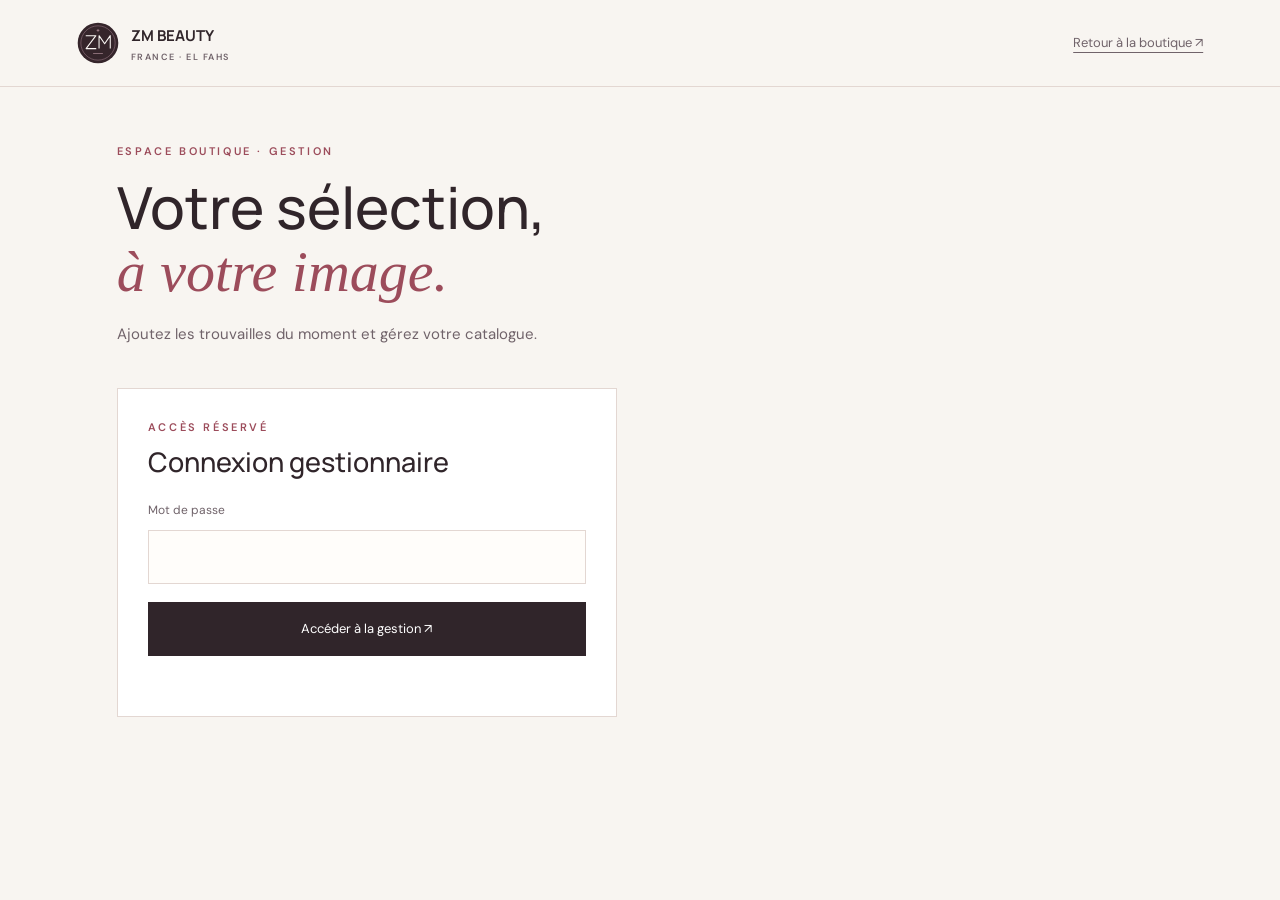
<file: admin.html>
<!DOCTYPE html>
<html lang="fr">
<head>
    <meta charset="UTF-8">
    <meta name="viewport" content="width=device-width, initial-scale=1.0">
    <meta name="robots" content="noindex, nofollow">
    <title>Gestion boutique · ZM BEAUTY FRANCE</title>
    <link rel="icon" href="logo.svg" type="image/svg+xml">
    <link rel="stylesheet" href="style.css">
</head>
<body class="admin-page">
    <header class="admin-topbar">
        <a href="INDEX.HTML" class="admin-brand"><img src="logo.svg" alt="" width="42" height="42"><span>ZM BEAUTY <small>FRANCE · EL FAHS</small></span></a>
        <a href="INDEX.HTML" class="admin-back">Retour à la boutique ↗</a>
    </header>

    <main class="admin-shell">
        <section class="admin-intro">
            <p class="eyebrow">ESPACE BOUTIQUE · GESTION</p>
            <h1>Votre sélection,<br><span>à votre image.</span></h1>
            <p>Ajoutez les trouvailles du moment et gérez votre catalogue.</p>
        </section>

        <section class="admin-login" id="adminLogin" aria-labelledby="login-title">
            <p class="eyebrow">ACCÈS RÉSERVÉ</p>
            <h2 id="login-title">Connexion gestionnaire</h2>
            <form id="loginForm">
                <label for="adminPassword">Mot de passe</label>
                <input id="adminPassword" type="password" autocomplete="current-password" required>
                <button class="shop-button" type="submit">Accéder à la gestion ↗</button>
                <p id="loginFeedback" role="status" aria-live="polite"></p>
            </form>
        </section>

        <section class="admin-dashboard" id="adminDashboard" hidden>
            <div class="admin-inventory-heading">
                <div>
                    <p class="eyebrow">INVENTAIRE</p>
                    <h2>Vos produits</h2>
                    <p id="inventoryCount" class="inventory-count"></p>
                </div>
                <button id="newProductButton" class="shop-button" type="button">+ Ajouter un produit</button>
            </div>

            <form id="productForm" class="product-form" hidden>
                <div class="product-form-heading">
                    <div>
                        <p class="eyebrow">NOUVELLE TROUVAILLE</p>
                        <h2 id="productFormTitle">Ajouter un produit</h2>
                    </div>
                    <button id="closeProductForm" class="icon-close" type="button" aria-label="Fermer le formulaire">×</button>
                </div>

                <div class="product-form-grid">
                    <label for="productName">Nom du produit
                        <input id="productName" type="text" maxlength="100" placeholder="Ex. Sac bandoulière" required>
                    </label>
                    <label for="productPrice">Prix de vente · DT
                        <input id="productPrice" type="number" min="0" step="0.01" placeholder="0,00" required>
                    </label>
                    <label for="productCategory">Catégorie
                        <select id="productCategory" required>
                            <option value="">Choisir une catégorie</option>
                            <option>Vêtements</option>
                            <option>Accessoires</option>
                            <option>Beauté & soins</option>
                            <option>Maison</option>
                            <option>Autre</option>
                        </select>
                    </label>
                    <label for="productStock">Quantité disponible · pièces
                        <input id="productStock" type="number" min="0" step="1" value="1" required>
                    </label>
                    <label for="productImageFile" class="product-image-field">Photo depuis votre appareil
                        <input id="productImageFile" type="file" accept="image/jpeg,image/png,image/webp">
                    </label>
                    <label for="productImageUrl" class="product-image-field">Ou lien de la photo
                        <input id="productImageUrl" type="url" placeholder="https://…">
                    </label>
                    <div class="product-preview-wrap">
                        <img id="productImagePreview" class="product-image-preview" alt="Aperçu du produit" hidden>
                        <p id="productImageHint">Choisissez une photo nette du produit.</p>
                    </div>
                    <label for="productDescription" class="product-description-field">Description
                        <textarea id="productDescription" rows="3" maxlength="500" placeholder="Détails utiles : matière, taille, couleur…" required></textarea>
                    </label>
                </div>

                <div class="product-form-actions">
                    <button class="shop-button" type="submit" id="saveProductButton">Publier le produit</button>
                    <button class="admin-secondary-button" type="button" id="cancelProductButton">Annuler</button>
                </div>
                <p id="productFeedback" role="status" aria-live="polite"></p>
            </form>

            <div id="adminProducts" class="admin-products"></div>
            <p id="adminNotice" class="admin-notice" role="status" aria-live="polite"></p>
        </section>
    </main>

    <script src="admin.js"></script>
</body>
</html>
</file>
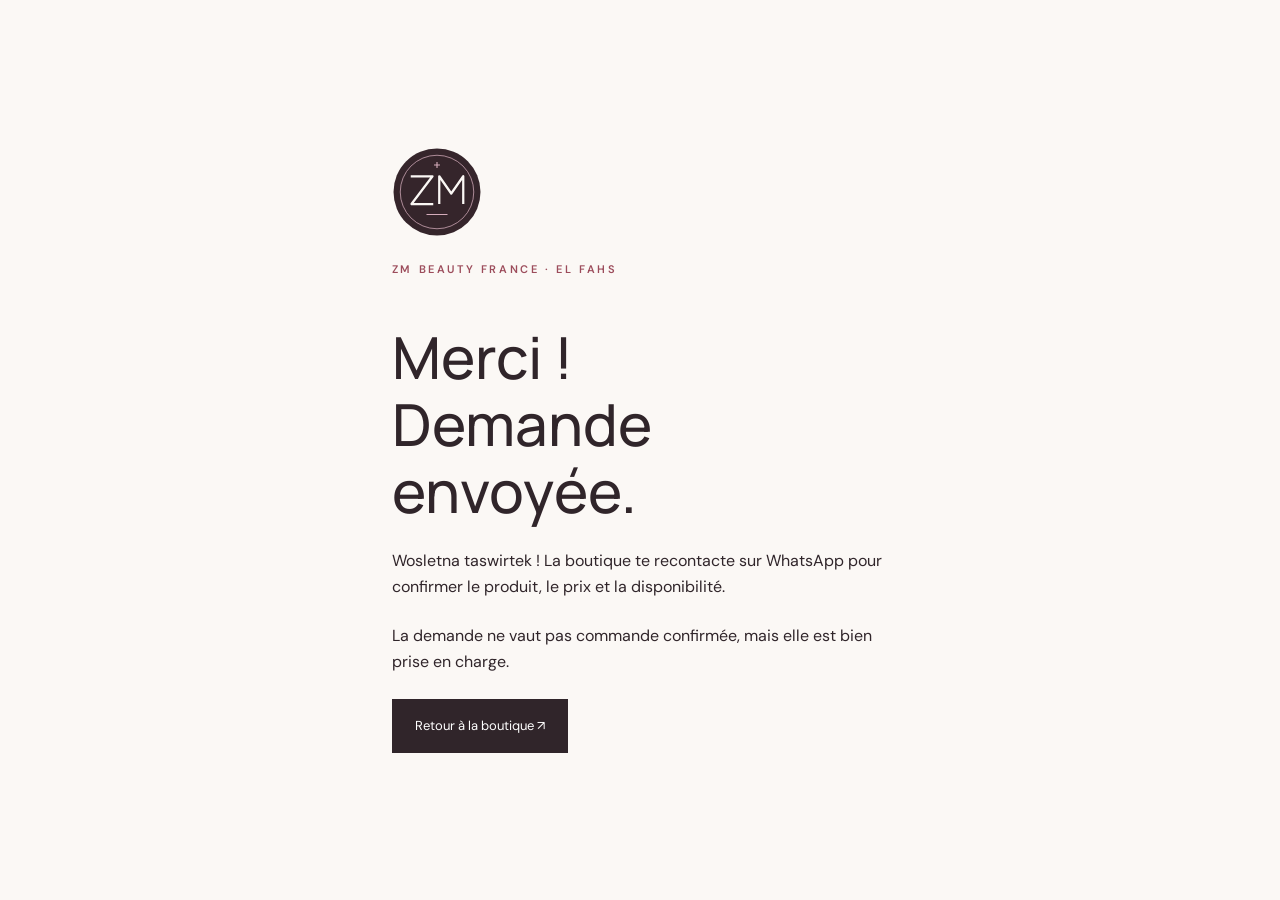
<file: merci.html>
<!DOCTYPE html>
<html lang="fr">
<head>
    <meta charset="UTF-8">
    <meta name="viewport" content="width=device-width, initial-scale=1.0">
    <title>Demande envoyée · ZM BEAUTY FRANCE</title>
    <link rel="icon" href="logo.svg" type="image/svg+xml">
    <link rel="stylesheet" href="style.css">
</head>
<body>
    <main class="thank-you">
        <img src="logo.svg" alt="ZM BEAUTY FRANCE" width="90" height="90">
        <p class="eyebrow">ZM BEAUTY FRANCE · EL FAHS</p>
        <h1>Merci !<br>Demande envoyée.</h1>
        <p>Wosletna taswirtek ! La boutique te recontacte sur WhatsApp pour confirmer le produit, le prix et la disponibilité.</p>
        <p>La demande ne vaut pas commande confirmée, mais elle est bien prise en charge.</p>
        <a class="shop-button" href="INDEX.HTML">Retour à la boutique ↗</a>
    </main>
</body>
</html>
</file>
<file: style.css>
@import url('https://fonts.googleapis.com/css2?family=DM+Sans:wght@400;500;600;700&family=Manrope:wght@400;500;600;700&display=swap');

:root {
    --paper: #fbf8f5;
    --ink: #35252b;
    --muted: #77636b;
    --accent: #92526b;
    --rose: #f0e1e4;
    --line: #e5d8d8;
}

* { box-sizing: border-box; margin: 0; padding: 0; }
html { scroll-behavior: smooth; scroll-padding-top: 25px; }
body { font-family: 'DM Sans', sans-serif; background: var(--paper); color: var(--ink); line-height: 1.6; }
button, input, select, textarea { font: inherit; }
button, a, input, select, textarea { -webkit-tap-highlight-color: transparent; }
button, select { cursor: pointer; }
a { color: inherit; text-underline-offset: 5px; }
button { color: inherit; }
img { display: block; max-width: 100%; }
h1, h2, h3, .logo { font-family: 'Manrope', sans-serif; font-weight: 500; }
h2 { font-size: clamp(28px, 3.4vw, 44px); letter-spacing: -1.8px; line-height: 1.2; }
:focus-visible { outline: 3px solid var(--accent); outline-offset: 5px; }
[hidden] { display: none !important; }
.sr-only { position: absolute; width: 1px; height: 1px; padding: 0; margin: -1px; overflow: hidden; clip-path: inset(50%); white-space: nowrap; }
.skip-link { position: fixed; left: 20px; top: -100px; z-index: 30; padding: 12px 20px; background: var(--ink); color: white; }
.skip-link:focus { top: 12px; }
.announcement { background: var(--ink); color: #f8eded; text-align: center; font-size: 12px; padding: 10px 16px; letter-spacing: 1.6px; }
.announcement span { margin: 0 12px; color: #cba5b4; }
.header { max-width: 1440px; margin: auto; padding: 30px 6%; display: grid; grid-template-columns: auto 1fr; align-items: center; column-gap: 35px; }
.logo { font-size: 28px; text-decoration: none; letter-spacing: -1px; line-height: 1.2; }
.logo span { font-size: 18px; letter-spacing: 2px; }
.logo { display: inline-flex; align-items: center; gap: 12px; }
.logo .brand-name { font-size: 19px; font-weight: 600; letter-spacing: 1px; }
.logo .brand-country { display: block; font-size: 11px; letter-spacing: 5px; margin-top: 5px; }
.darja-line { display: block; margin-top: 10px; color: var(--accent); }
.subtitle { grid-row: 2; font-size: 9px; letter-spacing: 2.8px; margin-top: 5px; color: var(--muted); }
nav { grid-column: 2; grid-row: 1 / 3; display: flex; justify-content: flex-end; gap: 32px; align-items: center; }
nav a { text-decoration: none; font-size: 14px; }
nav a:hover { color: var(--accent); }
#cart-button { background: transparent; border: 1px solid var(--line); padding: 9px 16px; font-size: 13px; display: flex; align-items: center; gap: 12px; }
#cart-count { background: var(--ink); color: white; border-radius: 50%; min-width: 23px; height: 23px; padding: 1px 5px; }
.hero { position: relative; display: grid; grid-template-columns: 1.05fr 1fr; max-width: 1440px; min-height: calc(100svh - 39px); margin: auto; padding: 14px 6% 72px; align-items: center; gap: 5%; }
.hero > div:first-child { padding: 30px 0; animation: arrive 700ms ease both; }
.eyebrow { color: var(--accent); font-size: 11px; font-weight: 600; letter-spacing: 2.6px; margin-bottom: 22px; }
.hero h1 { font-size: clamp(42px, 5.8vw, 82px); letter-spacing: -4px; line-height: 1.08; margin-bottom: 26px; }
.hero h1 span { font-family: Georgia, serif; font-weight: 400; font-style: italic; color: var(--accent); }
.description { max-width: 330px; margin-bottom: 30px; color: var(--muted); font-size: 15px; line-height: 1.9; }
.shop-button { display: inline-flex; align-items: center; justify-content: space-between; gap: 32px; background: var(--ink); color: white; padding: 16px 22px; border: 1px solid var(--ink); text-decoration: none; font-size: 13px; transition: background 180ms, transform 180ms; }
.shop-button:hover:not(:disabled) { background: var(--accent); border-color: var(--accent); transform: translateY(-2px); }
.shop-button:disabled { opacity: .45; cursor: not-allowed; }
.hero-note { margin-top: 22px; color: var(--muted); font-size: 11px; }
.scroll-cue { position: absolute; bottom: 18px; left: 50%; display: flex; align-items: center; gap: 12px; color: var(--muted); font-size: 11px; text-decoration: none; transform: translateX(-50%); animation: cue-bounce 1.8s ease-in-out infinite; white-space: nowrap; }
.scroll-cue span:last-child { color: var(--accent); font-size: 20px; }
.hero-visual { position: relative; height: clamp(340px, 40vw, 550px); overflow: hidden; background: var(--rose); animation: arrive 850ms 100ms ease both; }
.hero-film { position: absolute; inset: 0; display: grid; grid-template-columns: repeat(3, minmax(0, 1fr)); gap: 8px; padding: 8px; }
.hero-film-column { min-width: 0; height: 100%; overflow: hidden; }
.hero-film-track { display: flex; flex-direction: column; gap: 8px; animation: film-scroll 26s linear infinite; }
.hero-film-column:nth-child(2) .hero-film-track { animation-duration: 32s; animation-direction: reverse; }
.hero-film-column:nth-child(3) .hero-film-track { animation-duration: 22s; }
.hero-film img { display: block; flex: 0 0 auto; width: 100%; aspect-ratio: 4 / 5; object-fit: cover; background: var(--rose); }
.image-caption { position: absolute; z-index: 2; inset: auto 0 0; padding: 35px 24px 20px; display: flex; align-items: center; justify-content: space-between; gap: 12px; color: white; background: linear-gradient(transparent, rgba(53, 37, 43, .8)); font-size: 12px; }
.visual-label { position: absolute; z-index: 2; top: 24px; right: -16px; writing-mode: vertical-rl; background: var(--paper); padding: 16px 9px; font-size: 10px; letter-spacing: 2px; }
.service-strip { border-block: 1px solid var(--line); display: grid; grid-template-columns: repeat(3, 1fr); padding: 24px 6%; gap: 20px; font-size: 12px; }
.service-strip p { text-align: center; }
.service-strip span { color: var(--accent); margin-right: 14px; font-size: 11px; }
main { max-width: 1440px; margin: auto; padding: 74px 6% 0; }
.section-heading { display: flex; justify-content: space-between; align-items: flex-end; gap: 25px; margin-bottom: 38px; }
.section-heading .eyebrow { margin-bottom: 14px; }
.section-heading > p { font-size: 13px; color: var(--muted); }
.catalog-toolbar { display: flex; justify-content: space-between; gap: 20px; align-items: center; }
.search-box { width: min(100%, 360px); }
.search-box input { width: 100%; padding: 13px 15px; border: 1px solid var(--line); background: transparent; font-size: 13px; color: var(--ink); border-radius: 0; }
.sort-box { display: flex; gap: 12px; align-items: center; font-size: 12px; color: var(--muted); }
.sort-box select { background: transparent; color: var(--ink); padding: 12px 25px 12px 10px; border: 1px solid var(--line); max-width: 100%; }
.filters { display: flex; gap: 8px; margin-top: 25px; flex-wrap: wrap; }
.filter { padding: 9px 20px; border: 1px solid var(--line); background: transparent; font-size: 12px; border-radius: 25px; transition: background 180ms; }
.filter.active { background: var(--ink); border-color: var(--ink); color: white; }
.filter:hover:not(.active) { background: var(--rose); }
.product-count { font-size: 11px; color: var(--muted); margin: 18px 0; }
.products { display: grid; grid-template-columns: repeat(3, minmax(0, 1fr)); gap: 34px 24px; }
.product-card { min-width: 0; }
.product-image { width: 100%; height: auto; aspect-ratio: 6 / 7; object-fit: cover; background: var(--rose); transition: filter 220ms; }
.product-card:hover .product-image { filter: brightness(.96); }
.product-info { display: grid; grid-template-columns: 1fr auto; padding-top: 18px; }
.category { grid-column: 1 / -1; font-size: 10px; color: var(--muted); text-transform: uppercase; letter-spacing: 1.7px; margin-bottom: 4px; }
.product-card h3 { font-size: 16px; line-height: 1.5; }
.price { color: var(--accent); font-size: 14px; align-self: center; font-weight: 600; }
.product-card button { grid-column: 1 / -1; display: flex; align-items: center; justify-content: space-between; width: 100%; padding: 12px 0; margin-top: 12px; border: none; border-top: 1px solid var(--line); border-bottom: 1px solid var(--line); background: transparent; font-size: 12px; }
.product-card button span { font-size: 20px; line-height: 1; }
.product-card button:hover { color: var(--accent); background: var(--rose); }
.empty-state { grid-column: 1 / -1; text-align: center; padding: 65px 20px; background: var(--rose); }
.empty-state p { font-size: 14px; margin: 12px 0 20px; }
.empty-state button { border: 1px solid var(--ink); background: transparent; padding: 10px 18px; }
.checkout-layout { margin: 80px 0; display: grid; grid-template-columns: repeat(auto-fit, minmax(min(100%, 380px), 1fr)); gap: 28px; align-items: start; }
.cart-section, .order-section { padding: 30px; background: #f2e8e8; min-width: 0; }
.cart-section h2, .order-section h2 { font-size: 30px; margin-bottom: 24px; letter-spacing: -1px; }
.cart-section .eyebrow { margin-bottom: 10px; }
.cart-row { display: flex; justify-content: space-between; align-items: center; gap: 16px; padding: 20px 0; border-bottom: 1px solid #d9c6cc; }
.cart-product { display: flex; align-items: center; gap: 12px; min-width: 0; }
.cart-product img { width: 56px; height: 68px; object-fit: cover; }
.cart-product strong { font-size: 14px; display: block; }
.cart-product span { font-size: 11px; color: var(--muted); display: block; }
.cart-actions { display: grid; gap: 6px; text-align: right; font-size: 12px; flex-shrink: 0; }
.quantity-control { display: flex; align-items: center; border: 1px solid #d9c6cc; }
.quantity-control button { min-width: 34px; min-height: 34px; border: none; background: transparent; font-size: 18px; }
.quantity-control span { min-width: 24px; text-align: center; }
.remove-button { border: none; background: transparent; text-decoration: underline; font-size: 11px; color: var(--muted); }
.totals { margin: 24px 0; }
.totals p, .totals h3 { display: flex; justify-content: space-between; gap: 12px; }
.totals p { margin-bottom: 8px; font-size: 13px; color: var(--muted); }
.totals h3 { font-size: 19px; border-top: 1px solid #d9c6cc; margin-top: 16px; padding-top: 16px; }
.cart-section .shop-button { width: 100%; }
.delivery-note { margin-top: 16px; font-size: 12px; color: var(--muted); }
.empty-cart { padding: 20px 0; font-size: 14px; }
.empty-cart a { display: inline-block; margin-top: 10px; color: var(--accent); font-size: 13px; }
.order-section { background: white; border: 1px solid var(--line); }
.order-section form { display: grid; gap: 16px; }
.order-section label { display: grid; gap: 6px; font-size: 11px; }
.order-section input, .order-section textarea { width: 100%; min-width: 0; padding: 12px; border: 1px solid var(--line); background: var(--paper); color: var(--ink); border-radius: 0; }
.order-section textarea { resize: vertical; }
#order-message { margin-top: 15px; font-size: 13px; overflow-wrap: anywhere; }
#order-message a { display: block; margin-top: 8px; color: var(--accent); }
.faq { display: grid; grid-template-columns: 1fr 1.3fr; gap: 50px; border-top: 1px solid var(--line); padding: 50px 0 70px; }
.faq .eyebrow { margin-bottom: 14px; }
.faq h2 { font-size: 32px; }
.faq-list details { border-bottom: 1px solid var(--line); }
.faq-list summary { cursor: pointer; font-size: 14px; padding: 17px 0; }
.faq-list p { padding: 0 0 20px; font-size: 13px; color: var(--muted); }
.custom-request { display: grid; grid-template-columns: 1fr 1fr; gap: 7%; margin-top: 65px; padding: 42px; background: var(--rose); border: 1px solid var(--line); }
.request-intro h2 { font-size: clamp(34px, 4vw, 55px); margin-bottom: 22px; }
.request-intro h2 span { font-family: Georgia, serif; font-style: italic; color: var(--accent); }
.request-intro > p { font-size: 15px; max-width: 370px; }
.request-intro > a { display: inline-block; margin-top: 24px; font-size: 14px; }
.custom-request .request-note { font-size: 12px; color: var(--muted); margin-top: 12px; }
#request-form { display: grid; gap: 8px; align-content: start; }
#request-form label { font-size: 13px; margin-top: 6px; }
#request-form input, #request-form textarea { width: 100%; min-width: 0; padding: 12px; border: 1px solid #cbb4bd; background: var(--paper); color: var(--ink); }
#request-form textarea { resize: vertical; }
#request-form input[type="file"] { border-style: dashed; font-size: 13px; }
#request-form input::file-selector-button { background: var(--ink); color: white; border: 0; padding: 9px 10px; margin-right: 10px; cursor: pointer; font: inherit; }
#request-form .request-note { margin-top: 0; }
#request-form .shop-button { margin-top: 14px; }
.photo-preview { width: 100%; height: 190px; object-fit: contain; background: var(--paper); }
#request-status { font-size: 14px; overflow-wrap: anywhere; }
.footer-brand { display: flex; flex-direction: column; align-items: center; gap: 14px; }
footer address { font-size: 15px; font-style: normal; margin: 18px 0 10px; }
.contact-links { display: flex; justify-content: center; flex-wrap: wrap; gap: 0 28px; }
.thank-you { max-width: 650px; min-height: 100svh; display: flex; flex-direction: column; justify-content: center; align-items: flex-start; gap: 24px; padding: 60px 6%; }
.thank-you h1 { font-size: clamp(34px, 6vw, 58px); line-height: 1.15; }
footer { background: var(--ink); color: #f8eded; padding: 45px 6%; text-align: center; }
footer h2 { font-size: 24px; letter-spacing: 1px; margin-bottom: 12px; }
footer span { color: #d5acbb; }
footer p { font-size: 12px; color: #cfbbc3; }
footer a { display: inline-block; margin: 18px 0; font-size: 13px; }
footer small { display: block; font-size: 10px; color: #cfbbc3; }
.toast { position: fixed; right: 24px; bottom: 24px; z-index: 20; padding: 16px 22px; max-width: calc(100vw - 48px); background: var(--ink); color: white; border: 1px solid #d5acbb; font-size: 13px; box-shadow: 0 8px 28px #35252b20; animation: arrive 200ms ease both; }

@keyframes arrive { from { opacity: 0; transform: translateY(18px); } to { opacity: 1; transform: translateY(0); } }

@media (min-width: 1450px) { .service-strip { padding-inline: calc((100% - 1268px) / 2); } }
@media (max-width: 850px) {
    .header { padding: 22px 5%; }
    nav { gap: 20px; }
    .hero { padding-inline: 5%; gap: 6%; }
    .hero h1 { letter-spacing: -2.5px; }
    .image-caption { flex-direction: column; align-items: flex-start; }
    .service-strip { gap: 12px; padding-inline: 4%; }
    .service-strip span { display: block; margin-right: 0; }
    main { padding-inline: 5%; }
    .products { grid-template-columns: repeat(2, minmax(0, 1fr)); }
    .section-heading > p { max-width: 200px; }
    .faq { gap: 30px; }
}
@media (max-width: 600px) {
    .announcement { font-size: 10px; letter-spacing: .7px; }
    .header { grid-template-columns: 1fr; gap: 4px; }
    .logo, .subtitle { text-align: center; }
    .logo { justify-content: center; }
    nav { grid-row: 3; grid-column: 1; justify-content: center; flex-wrap: wrap; gap: 16px; margin-top: 18px; }
    nav a { font-size: 12px; }
    #cart-button { padding: 7px 10px; font-size: 12px; }
    .hero { grid-template-columns: 1fr; gap: 18px; min-height: calc(100svh - 36px); padding-top: 0; padding-bottom: 64px; }
    .hero > div:first-child { padding: 24px 0 12px; }
    .hero h1 { font-size: 52px; }
    .hero .eyebrow { font-size: 10px; margin-bottom: 20px; }
    .description { max-width: 100%; margin-bottom: 20px; }
        .hero-visual { grid-row: 1; height: 340px; }
        .hero > div:first-child { grid-row: 2; }
        .hero-film { gap: 5px; padding: 5px; }
        .hero-film-track { gap: 5px; }
    .image-caption { flex-direction: row; }
    .visual-label { right: -8px; }
    .service-strip { font-size: 10px; padding-block: 16px; }
    .service-strip p { line-height: 1.5; }
    main { padding-top: 44px; }
    .section-heading { display: block; margin-bottom: 26px; }
    .section-heading > p { max-width: none; margin-top: 14px; }
    .catalog-toolbar { flex-direction: column; align-items: stretch; gap: 12px; }
    .search-box { width: 100%; }
    .sort-box { justify-content: space-between; }
    .sort-box select { font-size: 12px; }
    .products { gap: 24px 14px; }
    .product-info { grid-template-columns: 1fr; padding-top: 12px; }
    .product-card h3 { font-size: 14px; }
    .price { margin-top: 5px; font-size: 13px; }
    .product-card button { font-size: 11px; gap: 4px; }
    .category { font-size: 9px; letter-spacing: 1px; }
    .checkout-layout { margin: 45px 0; }
    .custom-request { grid-template-columns: 1fr; padding: 25px 18px; gap: 28px; margin-top: 40px; }
    .cart-section, .order-section { padding: 22px 18px; }
    .cart-row { gap: 8px; }
    .cart-product { gap: 8px; }
    .cart-product img { width: 42px; height: 56px; }
    .cart-product strong { font-size: 11px; }
    .faq { grid-template-columns: 1fr; gap: 20px; padding: 35px 0 45px; }
}
@media (max-width: 350px) {
    .hero h1 { font-size: 44px; }
    nav { gap: 14px; }
    .products { grid-template-columns: 1fr; }
    .cart-row { flex-wrap: wrap; }
}
@media (prefers-reduced-motion: reduce) {
    html { scroll-behavior: auto; }
    *, *::before, *::after { animation: none !important; transition: none !important; }
}

:root {
        --ink: #30252a;
        --muted: #70636a;
        --accent: #9c4c5b;
        --rose: #f0e5e1;
        --leaf: #365c4d;
        --line: #e3d7d2;
}

.hero h1 { letter-spacing: 0; line-height: 1.12; }
.hero-visual { overflow: hidden; }
.hero-film-column:hover .hero-film-track { animation-play-state: paused; }
.visual-label { color: var(--leaf); }
.service-strip span { color: var(--leaf); }
.empty-state {
        grid-column: 1 / -1;
        display: grid;
        gap: 12px;
        min-height: 260px;
        align-content: center;
        padding: 38px;
        background: var(--ink);
        color: white;
        text-align: left;
}
.empty-state .eyebrow { margin: 0; color: #d7b3a5; }
.empty-state h3 { max-width: 520px; font-size: 28px; line-height: 1.25; }
.empty-state p:not(.eyebrow) { max-width: 520px; margin: 0; color: #e6dadd; font-size: 14px; }
.empty-state a { width: fit-content; margin-top: 8px; color: #f2c4ae; font-size: 13px; }
.catalog-status { grid-column: 1 / -1; color: var(--leaf); font-size: 11px; }
.catalog-status.unavailable { color: #9c4c5b; }
.product-card button:disabled { color: var(--muted); cursor: not-allowed; opacity: .7; }
.product-card button:disabled:hover { background: transparent; }

.admin-page { min-height: 100vh; background: #f8f5f1; }
.admin-topbar {
        display: flex;
        align-items: center;
        justify-content: space-between;
        max-width: 1440px;
        margin: auto;
        padding: 22px 6%;
        border-bottom: 1px solid var(--line);
}
.admin-brand { display: inline-flex; align-items: center; gap: 12px; text-decoration: none; font-family: 'Manrope', sans-serif; font-size: 15px; font-weight: 700; }
.admin-brand img { width: 42px; height: 42px; }
.admin-brand small { display: block; margin-top: 3px; color: var(--muted); font: 600 9px 'DM Sans', sans-serif; letter-spacing: 1.5px; }
.admin-back { color: var(--muted); font-size: 13px; }
.admin-shell { max-width: 1200px; margin: auto; padding: 56px 6% 100px; }
.admin-intro { margin-bottom: 42px; }
.admin-intro .eyebrow { margin-bottom: 15px; }
.admin-intro h1 { margin-bottom: 18px; font-size: 58px; line-height: 1.08; }
.admin-intro h1 span { color: var(--accent); font-family: Georgia, serif; font-style: italic; font-weight: 400; }
.admin-intro > p:last-child { color: var(--muted); font-size: 15px; }
.admin-login { max-width: 500px; padding: 30px; border: 1px solid var(--line); background: white; }
.admin-login .eyebrow { margin-bottom: 10px; }
.admin-login h2, .admin-inventory-heading h2, .product-form-heading h2 { font-size: 27px; letter-spacing: 0; }
.admin-login form { display: grid; gap: 10px; margin-top: 22px; }
.admin-login label, .product-form label { display: grid; gap: 7px; color: var(--muted); font-size: 12px; }
.admin-login input, .product-form input, .product-form select, .product-form textarea {
        width: 100%;
        min-width: 0;
        padding: 13px 14px;
        border: 1px solid var(--line);
        border-radius: 0;
        background: #fffdfa;
        color: var(--ink);
}
.admin-login .shop-button { justify-content: center; margin-top: 8px; }
#loginFeedback, #productFeedback, #adminNotice { min-height: 20px; color: var(--accent); font-size: 12px; }
.admin-inventory-heading { display: flex; align-items: end; justify-content: space-between; gap: 20px; margin-bottom: 26px; }
.admin-inventory-heading .eyebrow { margin-bottom: 8px; }
.inventory-count, .admin-notice { margin-top: 8px; color: var(--muted); font-size: 12px; }
.product-form { margin-bottom: 28px; padding: 28px; border: 1px solid var(--line); background: white; scroll-margin-top: 20px; }
.product-form-heading { display: flex; align-items: start; justify-content: space-between; gap: 16px; margin-bottom: 22px; }
.product-form-heading .eyebrow { margin-bottom: 8px; }
.icon-close { width: 38px; height: 38px; border: 1px solid var(--line); background: transparent; font-size: 24px; line-height: 1; }
.product-form-grid { display: grid; grid-template-columns: repeat(2, minmax(0, 1fr)); gap: 18px; }
.product-form input[type="file"] { padding: 9px; font-size: 12px; }
.product-image-field { align-self: start; }
.product-preview-wrap { display: flex; align-items: center; gap: 14px; min-height: 92px; color: var(--muted); font-size: 12px; }
.product-image-preview { width: 78px; height: 92px; object-fit: cover; border: 1px solid var(--line); }
.product-description-field { grid-column: 1 / -1; }
.product-form textarea { resize: vertical; }
.product-form-actions { display: flex; flex-wrap: wrap; gap: 10px; margin-top: 22px; }
.admin-secondary-button { padding: 14px 20px; border: 1px solid var(--line); background: transparent; }
.admin-products { display: grid; grid-template-columns: repeat(auto-fit, minmax(230px, 1fr)); gap: 20px; }
.admin-product-card { overflow: hidden; border: 1px solid var(--line); background: white; }
.admin-product-card > img { width: 100%; aspect-ratio: 4 / 5; object-fit: cover; background: var(--rose); }
.admin-product-info { padding: 18px; }
.admin-product-info .category { margin: 0 0 5px; }
.admin-product-info h3 { margin-bottom: 7px; font-size: 18px; }
.admin-product-price { color: var(--accent); font-size: 14px; font-weight: 600; }
.admin-product-status { margin-top: 7px; color: var(--leaf); font-size: 11px; }
.admin-product-status.unavailable { color: var(--accent); }
.admin-product-actions { display: flex; justify-content: flex-end; gap: 8px; margin-top: 16px; }
.admin-product-actions button { padding: 8px 11px; border: 1px solid var(--line); background: transparent; font-size: 11px; }
.admin-product-actions button:last-child { border-color: #ddc2bf; color: #8b3946; }
.inventory-empty { grid-column: 1 / -1; padding: 34px; border: 1px dashed #ccb8b0; background: #f2e9e4; }
.inventory-empty .eyebrow { margin-bottom: 8px; }
.inventory-empty h3 { margin-bottom: 8px; font: 500 22px 'Manrope', sans-serif; }
.inventory-empty p:last-child { color: var(--muted); font-size: 13px; }

@keyframes film-scroll { to { transform: translateY(-50%); } }
@keyframes cue-bounce { 0%, 100% { transform: translate(-50%, 0); } 50% { transform: translate(-50%, 5px); } }

.scroll-reveal[data-reveal-state="waiting"] { opacity: 0; transform: translateY(24px); }
.scroll-reveal[data-reveal-state="visible"] { opacity: 1; transform: translateY(0); transition: opacity 650ms ease, transform 650ms ease; }

@media (max-width: 600px) {
        .empty-state { min-height: 230px; padding: 25px 20px; }
        .empty-state h3 { font-size: 23px; }
        .admin-topbar { padding: 16px 5%; }
        .admin-brand { font-size: 13px; }
        .admin-back { font-size: 11px; }
        .admin-shell { padding: 38px 5% 70px; }
        .admin-intro h1 { font-size: 42px; }
        .admin-login, .product-form { padding: 20px; }
        .admin-inventory-heading { align-items: start; flex-direction: column; }
        .admin-inventory-heading .shop-button { width: 100%; justify-content: center; }
        .product-form-grid { grid-template-columns: 1fr; }
        .product-description-field { grid-column: auto; }
}

@media (prefers-reduced-motion: reduce) {
        .hero-film-track { animation: none; }
    .scroll-cue { animation: none; }
    .scroll-reveal[data-reveal-state="waiting"] { opacity: 1; transform: none; }
}

.hero h1.welcome-title {
    display: flex;
    flex-direction: column;
    gap: 9px;
    font-size: 68px;
    letter-spacing: 0;
    line-height: 1;
}
.hero h1 .welcome-greeting {
    color: var(--ink);
    font-family: 'Manrope', sans-serif;
    font-size: 68px;
    font-style: normal;
    font-weight: 600;
    line-height: 1;
    text-shadow: 0 1px 0 #fff, 0 4px 0 #35252b12, 0 12px 22px #35252b20;
}
.hero h1 .welcome-brand {
    display: block;
    color: var(--accent);
    font-family: 'Manrope', sans-serif;
    font-size: 48px;
    font-style: normal;
    font-weight: 700;
    line-height: 1.05;
    text-shadow: 1px 1px 0 #783948, 2px 2px 0 #783948, 3px 3px 0 #682e3d, 4px 4px 0 #552432, 0 14px 20px #35252b33;
    transform: perspective(700px) rotateX(5deg);
    transform-origin: left center;
}

@media (max-width: 850px) {
    .hero h1 .welcome-greeting { font-size: 58px; }
    .hero h1 .welcome-brand { font-size: 42px; }
}

@media (max-width: 600px) {
    .hero h1 .welcome-greeting { font-size: 48px; }
    .hero h1 .welcome-brand { font-size: 35px; }
}

.hero {
    display: flex;
    align-items: center;
    justify-content: flex-start;
    width: 100%;
    max-width: none;
    min-height: calc(100svh - 39px);
    padding: 64px 6% 88px;
    overflow: hidden;
    isolation: isolate;
    background: #282328;
    color: #f8f3ef;
}
.hero > div:first-child {
    position: relative;
    z-index: 3;
    width: min(52%, 620px);
    max-width: 620px;
    padding: 26px 0;
}
.hero-visual {
    position: absolute;
    z-index: 0;
    inset: 0;
    width: 100%;
    height: 100%;
    background: #282328;
    animation: none;
}
.hero-film { background: #282328; }
.hero-film--3d .hero-film-column { opacity: 0; }
.hero-film--3d .hero-film-track { animation-play-state: paused; }
.hero-film canvas { position: absolute; z-index: 1; inset: 0; display: block; width: 100%; height: 100%; }
.hero .eyebrow { color: #e7c7a6; }
.hero .description { color: #f1e9e5; }
.hero .darja-line { color: #efb5bc; }
.hero .hero-note { color: #e6d9d8; }
.hero .hero-note a { color: #f2c99f; }
.hero h1 .welcome-greeting { color: #fff8f2; text-shadow: 0 2px 0 #5d4d4c, 0 10px 26px #0008; }
.hero h1 .welcome-brand {
    color: #f0b6bd;
    text-shadow: 1px 1px 0 #b8616b, 2px 2px 0 #994c5a, 3px 3px 0 #783a49, 4px 4px 0 #5e2e39, 0 16px 30px #0009;
}
.hero .shop-button { background: #e7c69f; border-color: #e7c69f; color: #282328; box-shadow: 0 10px 26px #0005; }
.hero .shop-button:hover:not(:disabled) { background: #f0b6bd; border-color: #f0b6bd; }
.hero .image-caption {
    right: 6%;
    bottom: 26px;
    left: auto;
    align-items: flex-end;
    padding: 0;
    background: transparent;
    text-shadow: 0 2px 12px #000;
}
.hero .visual-label { right: 6%; color: #e7c69f; background: #282328a8; }
.hero .scroll-cue { z-index: 4; color: #f3e7de; }
.hero::before {
    position: absolute;
    z-index: 2;
    inset: 0;
    content: "";
    pointer-events: none;
    background: linear-gradient(90deg, #282328 0%, #282328f2 31%, #282328cc 49%, #28232838 76%, #28232812 100%);
}
.hero > div:first-child { z-index: 3; }
.hero .welcome-title, .hero .description, .hero .shop-button, .hero .hero-note { position: relative; z-index: 3; }
.floating-cart {
    position: fixed;
    z-index: 24;
    top: 52%;
    right: 16px;
    display: flex;
    width: 72px;
    min-height: 86px;
    flex-direction: column;
    align-items: center;
    justify-content: center;
    gap: 5px;
    padding: 10px 8px;
    border: 1px solid #ffffff3a;
    background: #30252aef;
    color: #fff8f2;
    box-shadow: 0 12px 32px #120d1055;
    transform: translateY(-50%);
    transition: background 180ms, transform 180ms;
}
.floating-cart:hover { background: var(--accent); transform: translateY(-50%) scale(1.04); }
.floating-cart svg { width: 22px; height: 22px; }
.floating-cart-label { font-size: 10px; }
.floating-cart-count { display: grid; min-width: 20px; height: 20px; place-items: center; padding: 0 5px; border-radius: 50%; background: #e7c69f; color: #30252a; font-size: 10px; font-weight: 700; }

@media (max-width: 850px) {
    .hero { padding-inline: 5%; }
    .hero > div:first-child { width: 56%; }
}

@media (max-width: 600px) {
    .hero::before { background: linear-gradient(180deg, #28232815 0%, #28232830 30%, #282328d9 49%, #282328 68%); }
    .hero { min-height: calc(100svh - 36px); padding: 0 5% 78px; align-items: flex-end; }
    .hero > div:first-child { width: 100%; max-width: 560px; padding: 0 0 18px; margin-top: auto; }
    .hero .image-caption, .hero .visual-label { display: none; }
    .hero .scroll-cue { bottom: 12px; }
    .floating-cart { top: auto; right: 12px; bottom: 62px; width: auto; min-height: 44px; flex-direction: row; gap: 8px; padding: 9px 12px; transform: none; }
    .floating-cart:hover { transform: translateY(-2px); }
}
</file>
